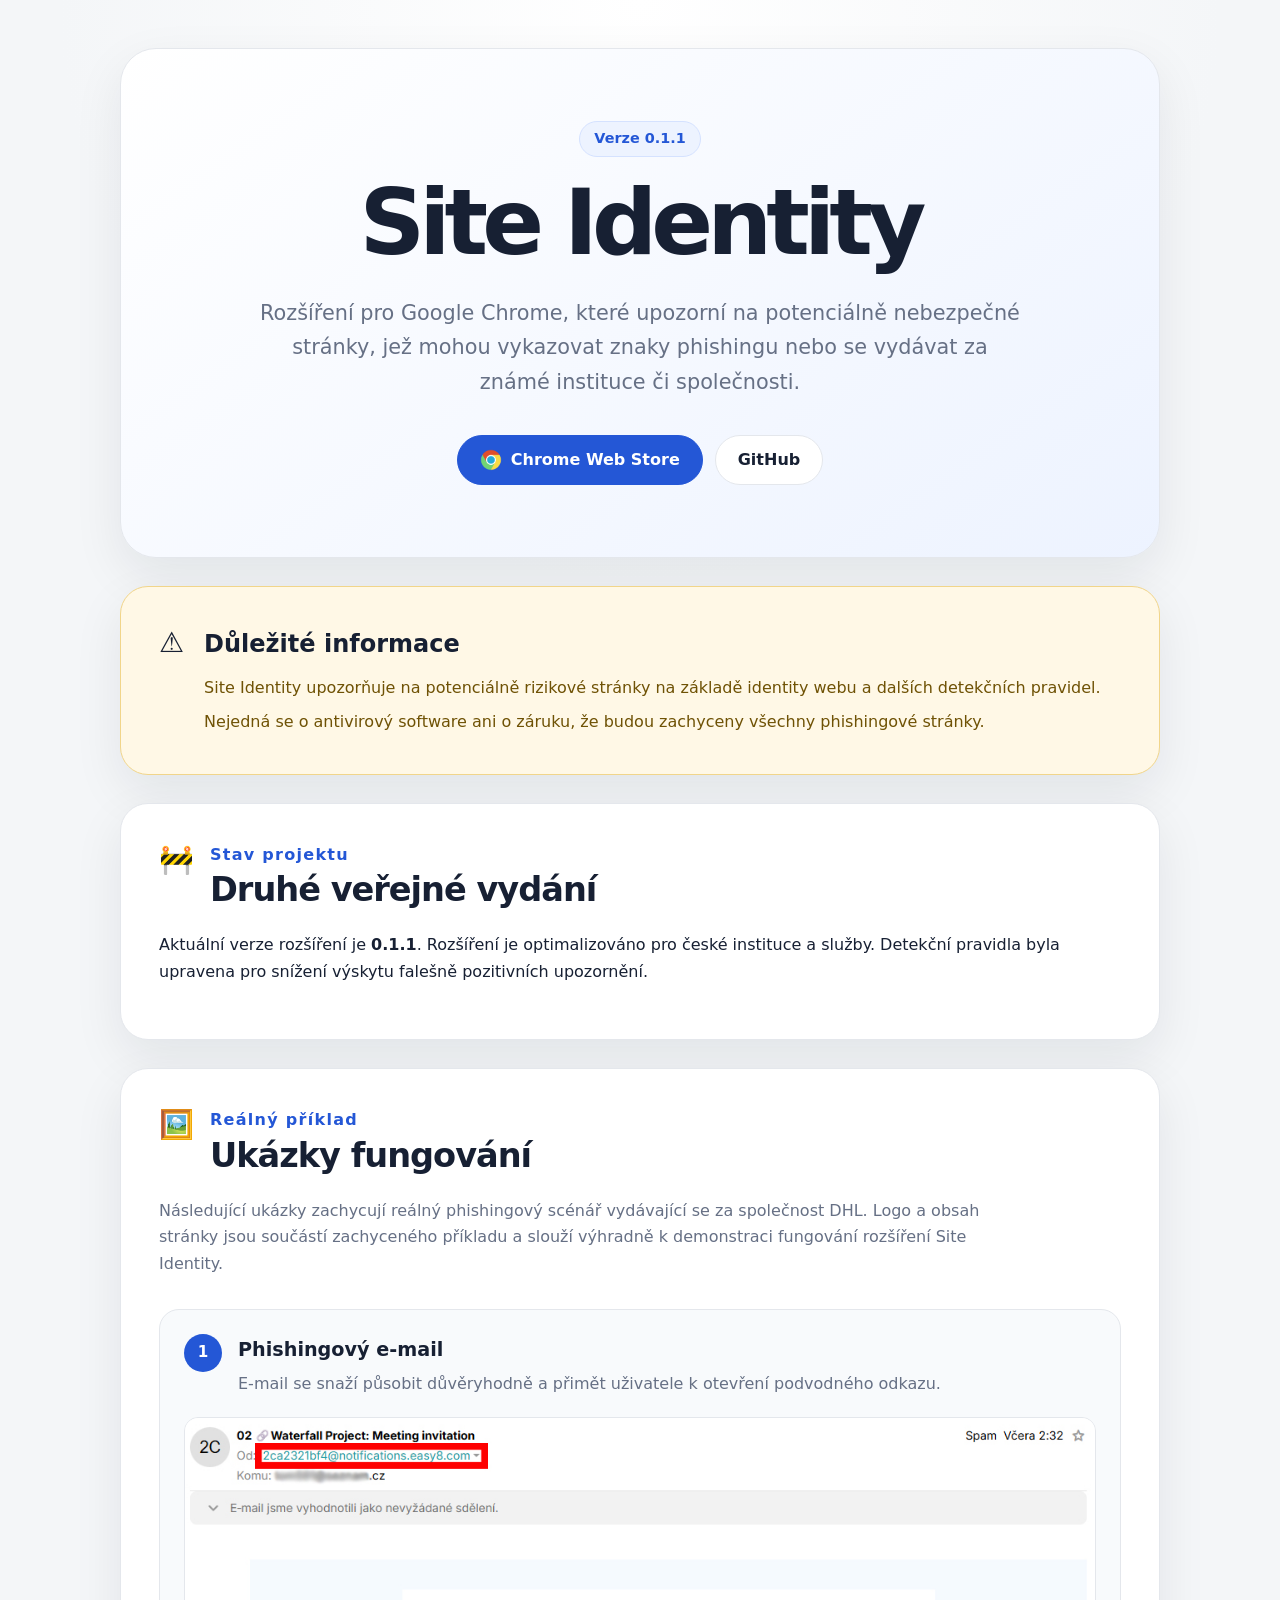
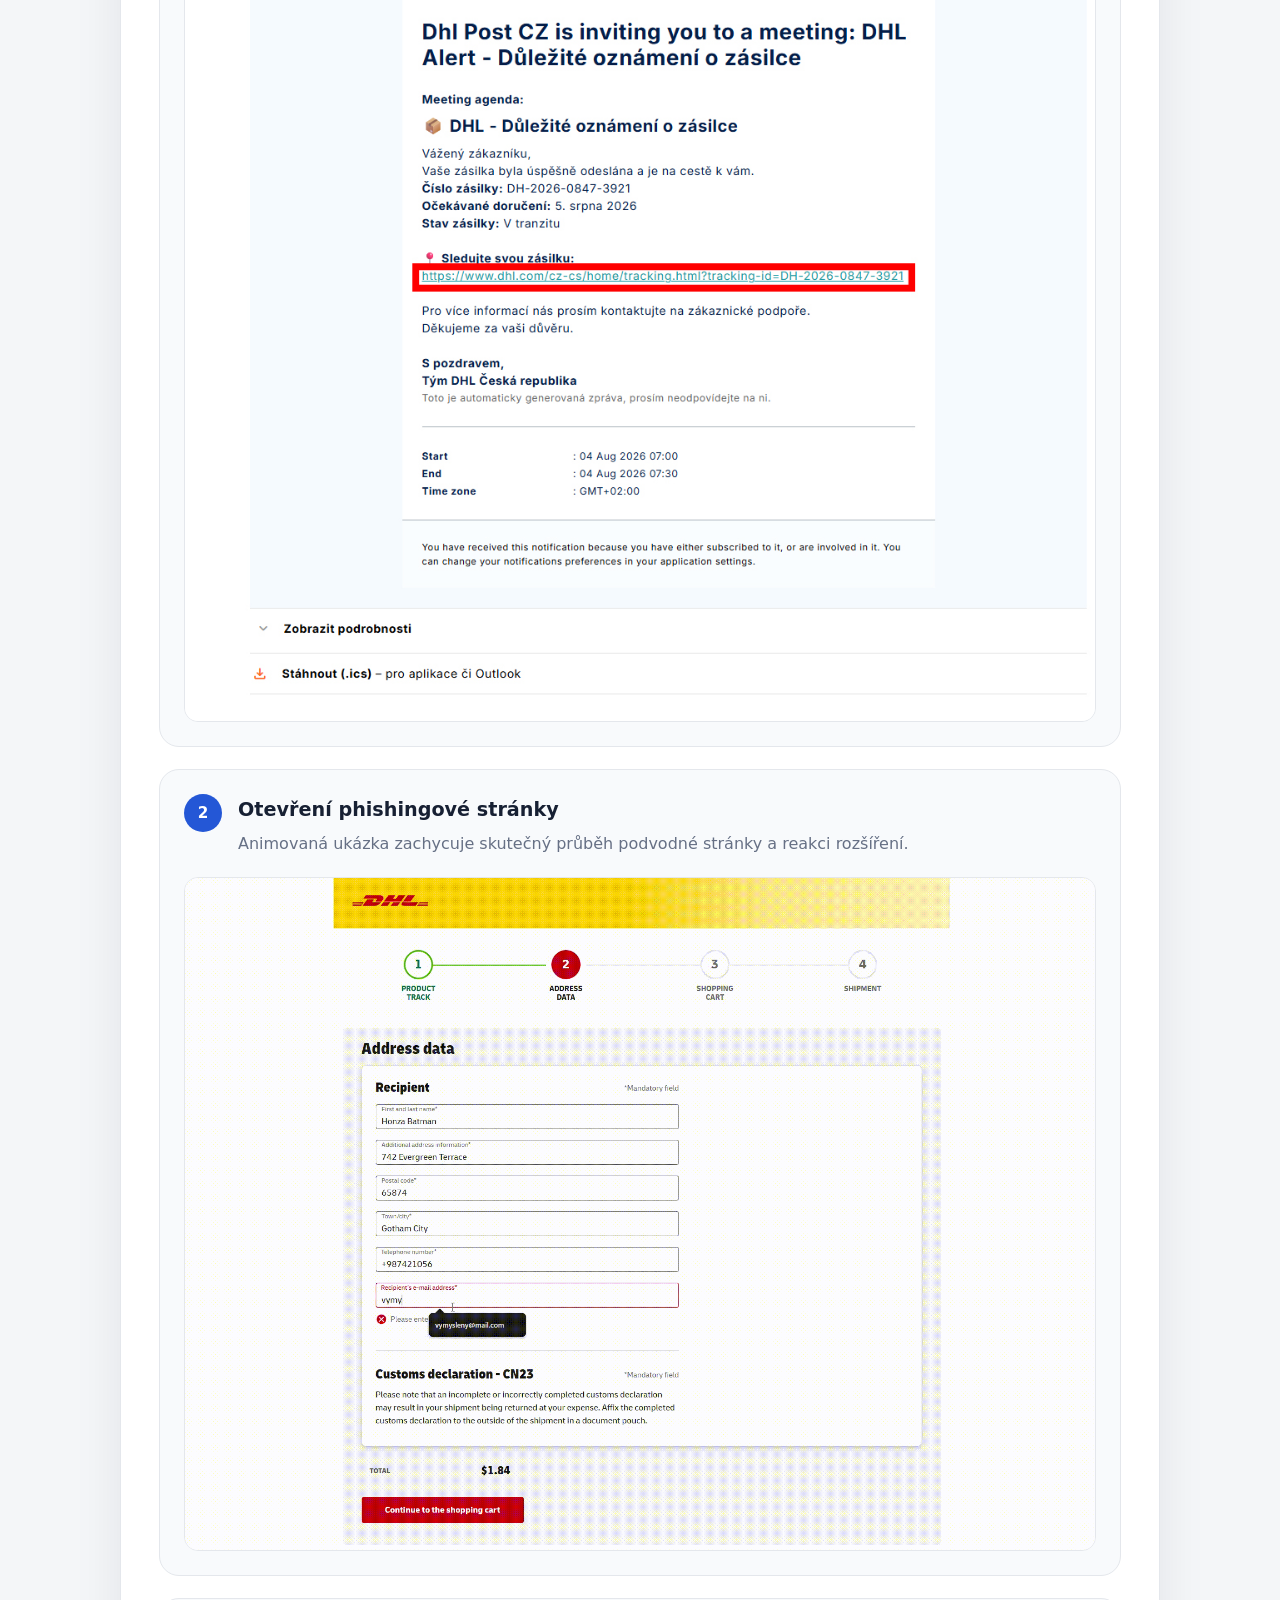
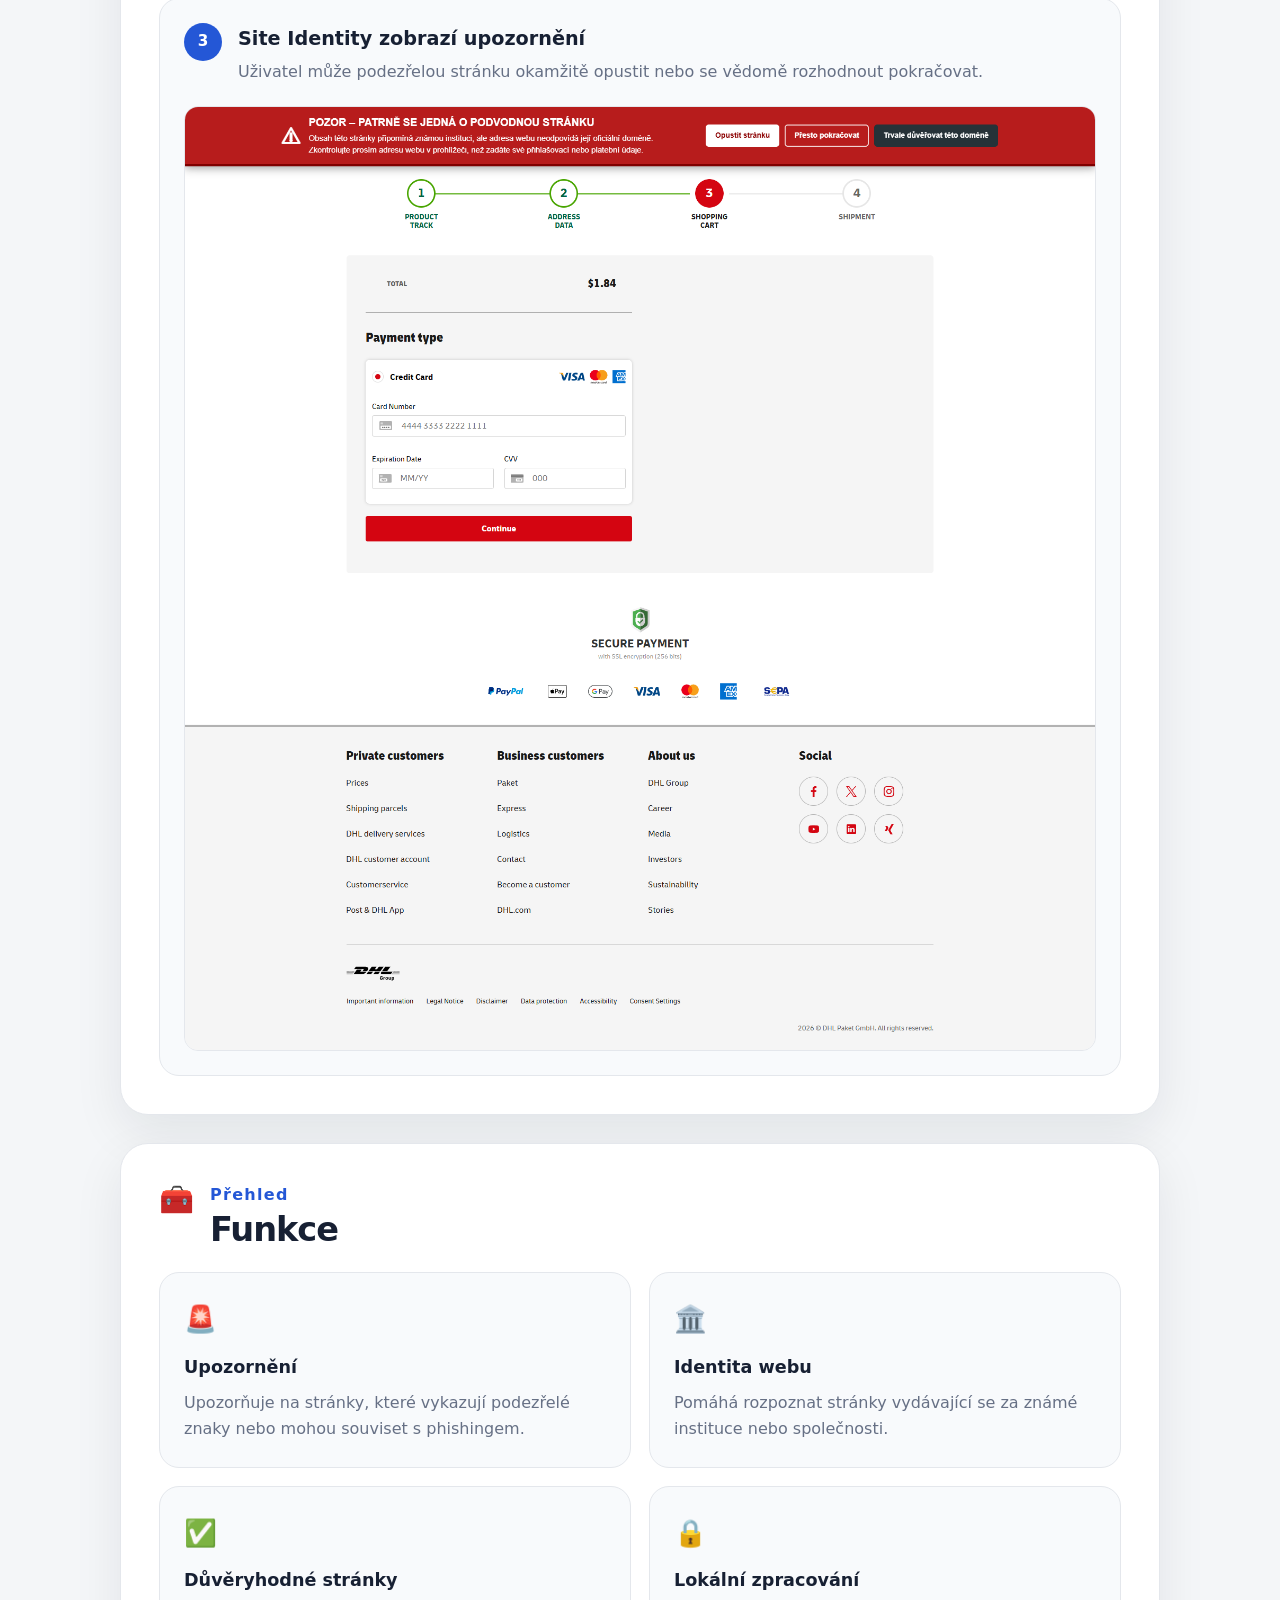
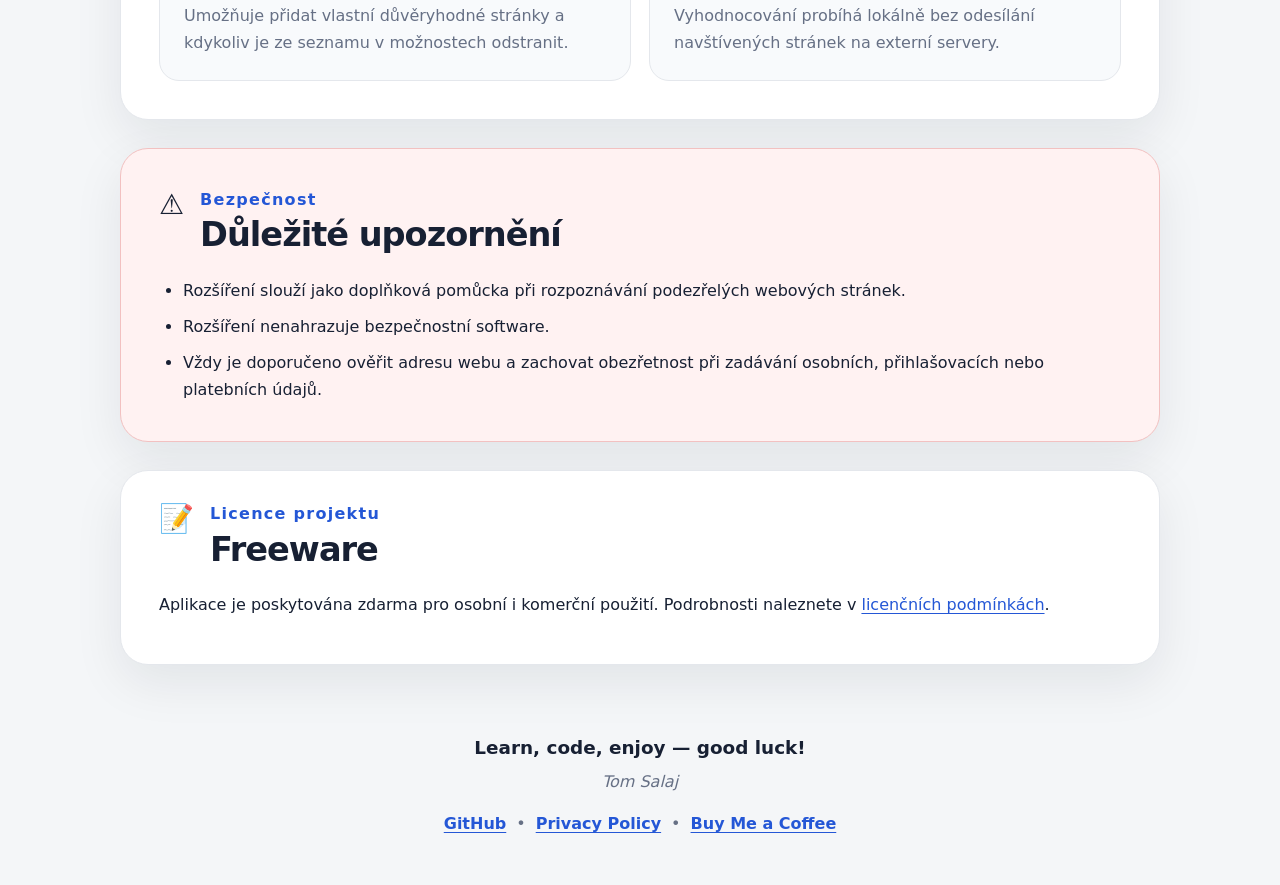
<file: docs/index.html>
<!DOCTYPE html>
<html lang="cs">
<head>
<meta charset="UTF-8">
<meta name="viewport" content="width=device-width, initial-scale=1.0" >
<meta name="description" content="Site Identity upozorňuje na potenciálně nebezpečné webové stránky, které mohou vykazovat znaky phishingu nebo se vydávat za známé instituce." >
<meta name="google-site-verification" content="HD3Lw4Ob68nkCvNUrleOzye5oAtL8HYMbpMUky3r5Ic" />
<title>Site Identity
</title>
<link rel="stylesheet" href="style.css">
</head>
<body>
<main class="page">
<!-- Úvod -->
<section class="hero">
<div class="hero-badge"> Verze 0.1.1
</div><h1>Site Identity</h1>
<p class="hero-description"> Rozšíření pro Google Chrome, které upozorní na potenciálně nebezpečné stránky, jež mohou vykazovat znaky phishingu nebo se vydávat za známé instituce či společnosti.
</p>
<div class="hero-actions">
<a class="button button-primary" href="https://chromewebstore.google.com/detail/jlnkgpeiammgcjblkjnkpnjlonjhfeog?utm_source=item-share-cb">
<img src="images/chrome.png" alt="" class="button-icon">Chrome Web Store</a>
<a class="button button-secondary" href="https://github.com/tom591/site-identity" target="_blank" rel="noopener noreferrer"> GitHub </a>
</div>
</section>
<!-- Bezpečnostní upozornění -->
<section class="card warning-card">
<div class="section-icon"> ⚠️
</div>
<div><h2>Důležité informace</h2>
<p> Site Identity upozorňuje na potenciálně rizikové stránky na základě identity webu a dalších detekčních pravidel.
</p>
<p> Nejedná se o antivirový software ani o záruku, že budou zachyceny všechny phishingové stránky.
</p>
</div>
</section>
<!-- Stav projektu -->
<section class="card">
<div class="section-heading">
<span class="section-icon">🚧
</span>
<div>
<p class="section-label">Stav projektu
</p><h2>Druhé veřejné vydání</h2>
</div>
</div>
<p>Aktuální verze rozšíření je <strong>0.1.1</strong>. Rozšíření je optimalizováno pro české instituce a služby. Detekční pravidla byla upravena pro snížení výskytu falešně pozitivních upozornění.
</p>
</section>
<!-- Ukázky -->
<section class="card">
<div class="section-heading">
<span class="section-icon">🖼️
</span>
<div>
<p class="section-label">Reálný příklad
</p><h2>Ukázky fungování</h2>
</div>
</div>
<p class="section-introduction"> Následující ukázky zachycují reálný phishingový scénář vydávající se za společnost DHL. Logo a obsah stránky jsou součástí zachyceného příkladu a slouží výhradně k demonstraci fungování rozšíření Site Identity.
</p>
<article class="media-block">
<div class="media-heading">
<span class="media-number">1
</span>
<div><h3>Phishingový e-mail</h3>
<p> E-mail se snaží působit důvěryhodně a přimět uživatele k otevření podvodného odkazu.
</p>
</div>
</div>
<img src="images/phishing-email-example.jpg" alt="Ukázka phishingového e-mailu vydávajícího se za společnost DHL" loading="lazy" >
</article>
<article class="media-block">
<div class="media-heading">
<span class="media-number">2
</span>
<div><h3>Otevření phishingové stránky</h3>
<p> Animovaná ukázka zachycuje skutečný průběh podvodné stránky a reakci rozšíření.
</p>
</div>
</div>
<img src="images/demo-phishing-detection.gif" alt="Animovaná demonstrace detekce phishingové stránky" loading="lazy" >
</article>
<article class="media-block">
<div class="media-heading">
<span class="media-number">3
</span>
<div><h3>Site Identity zobrazí upozornění</h3>
<p> Uživatel může podezřelou stránku okamžitě opustit nebo se vědomě rozhodnout pokračovat.
</p>
</div>
</div>
<img src="images/site-identity-warning.png" alt="Upozornění rozšíření Site Identity na podezřelé stránce" loading="lazy" >
</article>
</section>
<!-- Funkce -->
<section class="card">
<div class="section-heading">
<span class="section-icon">🧰
</span>
<div>
<p class="section-label">Přehled
</p><h2>Funkce</h2>
</div>
</div>
<div class="feature-grid">
<article class="feature">
<span class="feature-icon">🚨
</span><h3>Upozornění</h3>
<p> Upozorňuje na stránky, které vykazují podezřelé znaky nebo mohou souviset s phishingem.
</p>
</article>
<article class="feature">
<span class="feature-icon">🏛️
</span><h3>Identita webu</h3>
<p> Pomáhá rozpoznat stránky vydávající se za známé instituce nebo společnosti.
</p>
</article>
<article class="feature">
<span class="feature-icon">✅
</span><h3>Důvěryhodné stránky</h3>
<p> Umožňuje přidat vlastní důvěryhodné stránky a kdykoliv je ze seznamu v možnostech odstranit.
</p>
</article>
<article class="feature">
<span class="feature-icon">🔒
</span><h3>Lokální zpracování</h3>
<p> Vyhodnocování probíhá lokálně bez odesílání navštívených stránek na externí servery.
</p>
</article>
</div>
</section>
<!-- Bezpečnost -->
<section class="card important-card">
<div class="section-heading">
<span class="section-icon">⚠️
</span>
<div>
<p class="section-label">Bezpečnost
</p><h2>Důležité upozornění</h2>
</div>
</div>
<ul class="important-list">
<li> Rozšíření slouží jako doplňková pomůcka při rozpoznávání podezřelých webových stránek.
</li>
<li> Rozšíření nenahrazuje bezpečnostní software.
</li>
<li> Vždy je doporučeno ověřit adresu webu a zachovat obezřetnost při zadávání osobních, přihlašovacích nebo platebních údajů.
</li>
</ul>
</section>
<!-- Licence -->
<section class="card compact-card">
<div class="section-heading">
<span class="section-icon">📝
</span>
<div>
<p class="section-label">Licence projektu
</p><h2>Freeware</h2>
</div>
</div>
<p>
Aplikace je poskytována zdarma pro osobní i komerční použití. Podrobnosti naleznete v <a href="https://github.com/tom591/site-identity/blob/main/LICENSE" target="_blank" rel="noopener noreferrer" >licenčních podmínkách</a>.
</p>
</section>
<!-- Závěr -->
<footer class="footer">
<p class="footer-message"> <strong>Learn, code, enjoy — good luck!</strong>
</p>
<p class="footer-author"> Tom Salaj
</p>
<div class="footer-links">
<a href="https://github.com/tom591/site-identity" target="_blank" rel="noopener noreferrer">GitHub</a>
<span aria-hidden="true">•
</span>
<a href="privacy-policy.html">Privacy Policy</a>
<span aria-hidden="true">•
</span>
<a href="https://www.buymeacoffee.com/tomsalaj" target="_blank" rel="noopener noreferrer">Buy Me a Coffee</a>
</div>
</footer>
</main>
</body>
</html>
</file>
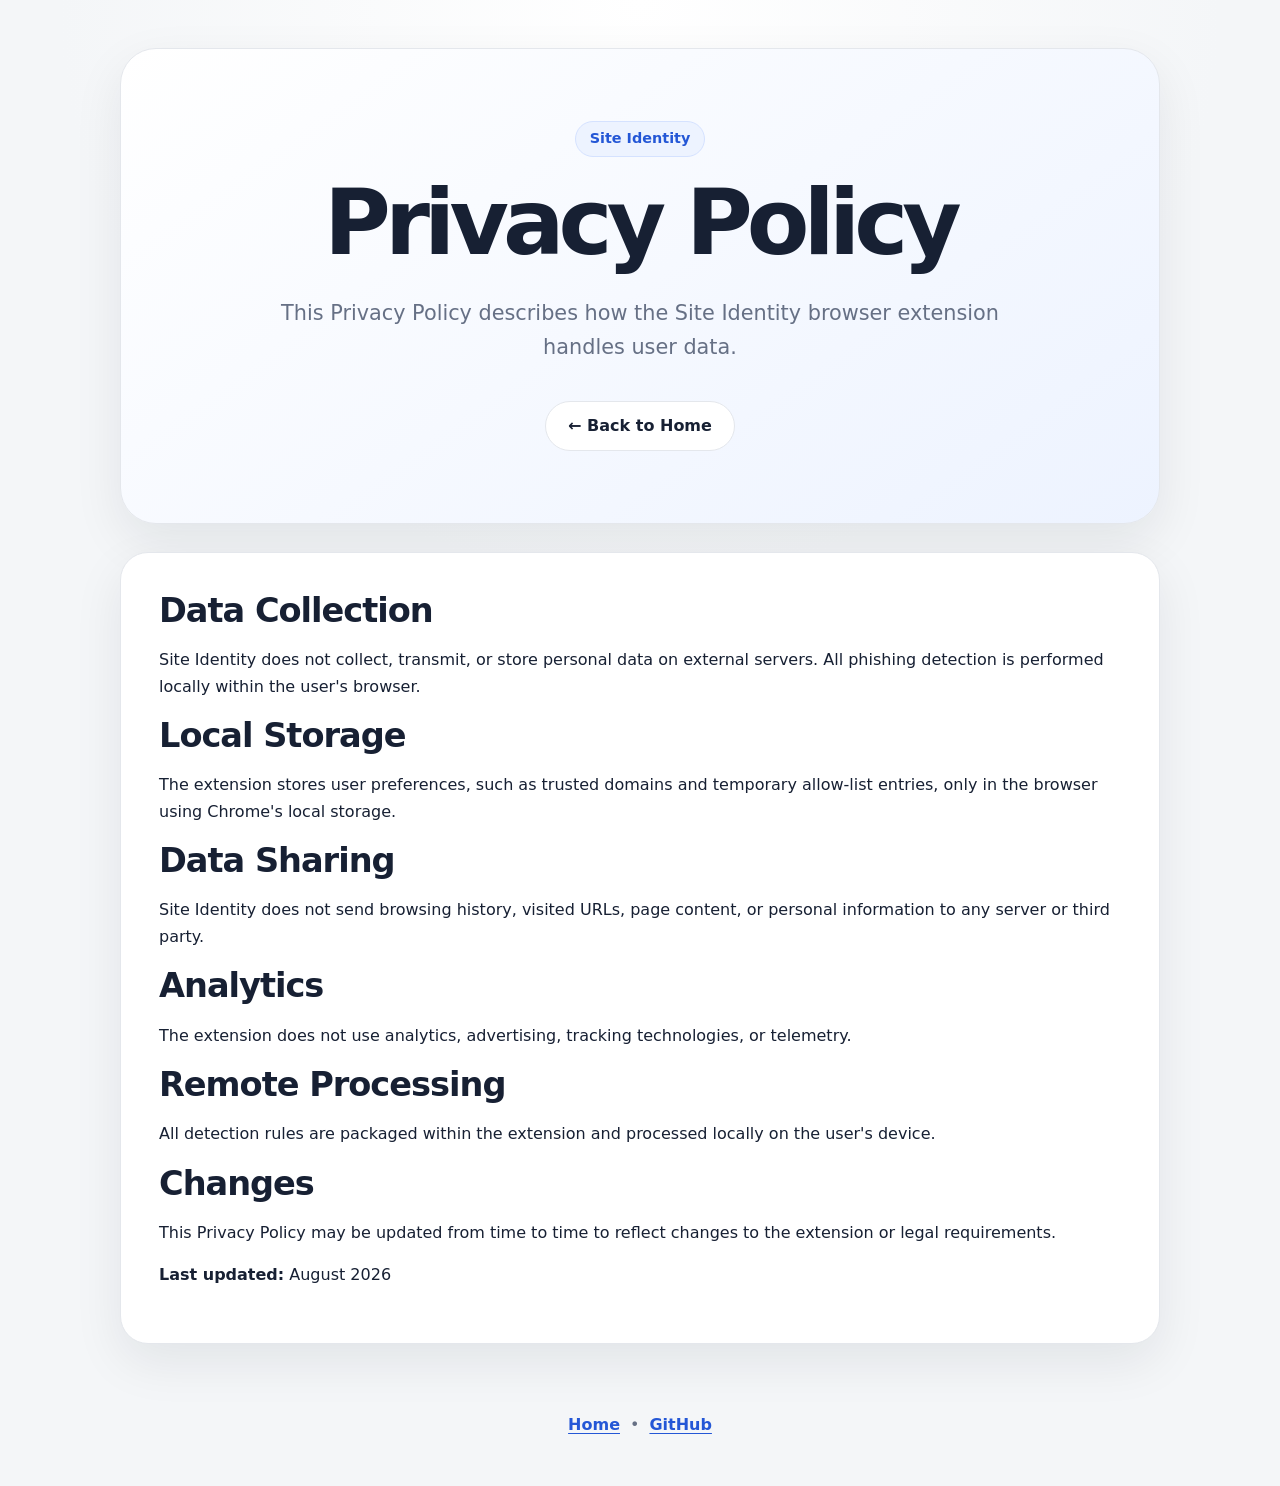
<file: docs/privacy-policy.html>
<!DOCTYPE html>
<html lang="en">
<head>
<meta charset="UTF-8">
<meta name="viewport" content="width=device-width, initial-scale=1.0">
<meta name="description" content="Privacy Policy for the Site Identity Google Chrome extension.">
<meta name="google-site-verification" content="HD3Lw4Ob68nkCvNUrleOzye5oAtL8HYMbpMUky3r5Ic" />
<title>Privacy Policy - Site Identity
</title>
<link rel="stylesheet" href="style.css">
</head>
<body>
<main class="page">
<section class="hero hero-small">
<div class="hero-badge">Site Identity
</div><h1>Privacy Policy</h1>
<p class="hero-description"> This Privacy Policy describes how the Site Identity browser extension handles user data.
</p>
<div class="hero-actions">
<a class="button button-secondary" href="index.html"> ← Back to Home</a>
</div>
</section>
<section class="card"><h2>Data Collection</h2>
<p> Site Identity does not collect, transmit, or store personal data on external servers. All phishing detection is performed locally within the user's browser.
</p><h2>Local Storage</h2>
<p> The extension stores user preferences, such as trusted domains and temporary allow-list entries, only in the browser using Chrome's local storage.
</p><h2>Data Sharing</h2>
<p> Site Identity does not send browsing history, visited URLs, page content, or personal information to any server or third party.
</p><h2>Analytics</h2>
<p> The extension does not use analytics, advertising, tracking technologies, or telemetry.
</p><h2>Remote Processing</h2>
<p> All detection rules are packaged within the extension and processed locally on the user's device.
</p><h2>Changes</h2>
<p> This Privacy Policy may be updated from time to time to reflect changes to the extension or legal requirements.
</p>
<p><strong>Last updated:</strong> August 2026
</p>
</section>
<footer class="footer">
<div class="footer-links">
<a href="index.html">Home</a>
<span aria-hidden="true">•
</span>
<a href="https://github.com/tom591/site-identity" target="_blank" rel="noopener noreferrer">GitHub</a>
</div>
</footer>
</main>
</body>
</html>
</file>
<file: docs/style.css>
:root {
	--background: #f4f6f8;
	--surface: #ffffff;
	--surface-soft: #f8fafc;
	--text: #172033;
	--text-muted: #667085;
	--border: #e4e7ec;
	--primary: #2457d6;
	--primary-hover: #1946bb;
	--primary-soft: #edf3ff;
	--warning: #9a6700;
	--warning-background: #fff8e6;
	--warning-border: #f1d58a;
	--danger-background: #fff2f2;
	--danger-border: #f2c1c1;
	--radius-large: 28px;
	--radius-medium: 20px;
	--radius-small: 14px;
	--shadow:    0 18px 50px rgba(16, 24, 40, 0.08);
	--content-width: 1040px;
}
* {
	box-sizing: border-box;
}
html {
	scroll-behavior: smooth;
}
body {
	margin: 0;
	min-width: 320px;
	font-family:    Inter,    system-ui,    -apple-system,    BlinkMacSystemFont,    "Segoe UI",    sans-serif;
	color: var(--text);
background:    radial-gradient(      circle at top,
	#ffffff 0,      var(--background) 580px    );
	line-height: 1.65;
}
img {
	display: block;
	max-width: 100%;
}
a {
	color: var(--primary);
	text-decoration-thickness: 1px;
	text-underline-offset: 3px;
}
a:hover {
	color: var(--primary-hover);
}
.page {
	width: min(    calc(100% - 32px),    var(--content-width)  );
	margin: 0 auto;
	padding: 48px 0 32px;
}
/* Hero */
.hero {
	padding: 72px 56px;
	margin-bottom: 28px;
	text-align: center;
background:    linear-gradient(      145deg,
#ffffff,
	#edf3ff    );
	border: 1px solid var(--border);
	border-radius: 36px;
	box-shadow: var(--shadow);
}
.hero-badge {
	display: inline-flex;
	align-items: center;
	min-height: 34px;
	padding: 5px 14px;
	margin-bottom: 20px;
	color: var(--primary);
	background: var(--primary-soft);
	border: 1px solid #d5e2ff;
	border-radius: 999px;
	font-size: 0.9rem;
	font-weight: 700;
}
.hero h1 {
	margin: 0;
	font-size: clamp(3rem, 8vw, 5.7rem);
	line-height: 1;
	letter-spacing: -0.065em;
}
.hero-description {
	max-width: 760px;
	margin: 28px auto 0;
	color: var(--text-muted);
	font-size: clamp(1.05rem, 2.5vw, 1.3rem);
}
.hero-actions {
	display: flex;
	flex-wrap: wrap;
	justify-content: center;
	gap: 12px;
	margin-top: 36px;
}
.button {
	display: inline-flex;
	align-items: center;
	justify-content: center;
	min-height: 48px;
	padding: 11px 22px;
	border-radius: 999px;
	font-weight: 750;
	text-decoration: none;
	transition:    transform 150ms ease,    background-color 150ms ease,    border-color 150ms ease;
}
.button:hover {
	transform: translateY(-2px);
}
.button-primary {
	color: #ffffff;
	background: var(--primary);
	border: 1px solid var(--primary);
}
.button-primary:hover {
	color: #ffffff;
	background: var(--primary-hover);
}
.button-secondary {
	color: var(--text);
	background: #ffffff;
	border: 1px solid var(--border);
}
.button-secondary:hover {
	color: var(--text);
	border-color: #bbc4d1;
}
.button-disabled {
	pointer-events: none;
	opacity: 0.65;
}
/* Karty */
.card {
	padding: 38px;
	margin-bottom: 28px;
	background: var(--surface);
	border: 1px solid var(--border);
	border-radius: var(--radius-large);
	box-shadow: var(--shadow);
}
.compact-card {
	padding-top: 30px;
	padding-bottom: 30px;
}
.warning-card {
	display: flex;
	gap: 20px;
	background: var(--warning-background);
	border-color: var(--warning-border);
}
.warning-card h2 {
	margin-top: 0;
	margin-bottom: 10px;
}
.warning-card p {
	margin-top: 8px;
	margin-bottom: 0;
	color: #6f5205;
}
.important-card {
	background: var(--danger-background);
	border-color: var(--danger-border);
}
.section-heading {
	display: flex;
	align-items: flex-start;
	gap: 16px;
	margin-bottom: 22px;
}
.section-icon {
	flex: 0 0 auto;
	font-size: 1.75rem;
	line-height: 1.3;
}
.section-label {
	margin: 0 0 2px;
	color: var(--primary);
	font-size: 1.00rem;
	font-weight: 700;
	letter-spacing: 0.08em;
}
.section-heading h2, .card > h2 {
	margin: 0;
	font-size: clamp(1.6rem, 4vw, 2.1rem);
	line-height: 1.2;
	letter-spacing: -0.03em;
}
.section-introduction {
	max-width: 850px;
	margin-top: 0;
	margin-bottom: 32px;
	color: var(--text-muted);
}
/* Ukázky */
.media-block {
	padding: 24px;
	margin-top: 22px;
	background: var(--surface-soft);
	border: 1px solid var(--border);
	border-radius: var(--radius-medium);
}
.media-heading {
	display: flex;
	gap: 16px;
	margin-bottom: 20px;
}
.media-number {
	display: inline-flex;
	align-items: center;
	justify-content: center;
	flex: 0 0 38px;
	width: 38px;
	height: 38px;
	color: #ffffff;
	background: var(--primary);
	border-radius: 50%;
	font-size: 0.95rem;
	font-weight: 800;
}
.media-heading h3 {
	margin: 0 0 5px;
	font-size: 1.2rem;
}
.media-heading p {
	margin: 0;
	color: var(--text-muted);
}
.media-block img {
	width: 100%;
	background: #ffffff;
	border: 1px solid var(--border);
	border-radius: var(--radius-small);
}
/* Funkce */
.feature-grid {
	display: grid;
	grid-template-columns: repeat(2, minmax(0, 1fr));
	gap: 18px;
}
.feature {
	padding: 24px;
	background: var(--surface-soft);
	border: 1px solid var(--border);
	border-radius: var(--radius-medium);
}
.feature-icon {
	display: block;
	margin-bottom: 12px;
	font-size: 1.65rem;
}
.feature h3 {
	margin: 0 0 8px;
	font-size: 1.1rem;
}
.feature p {
	margin: 0;
	color: var(--text-muted);
}
/* Upozornìní */
.important-list {
	padding-left: 24px;
	margin-top: 0;
	margin-bottom: 0;
}
.important-list li + li {
	margin-top: 10px;
}
/* Patièka */
.footer {
	padding: 40px 20px 16px;
	text-align: center;
}
.footer-message {
	margin: 0;
	font-size: 1.15rem;
}
.footer-author {
	margin: 5px 0 16px;
	color: var(--text-muted);
	font-style: italic;
}
.footer-links {
	display: flex;
	flex-wrap: wrap;
	justify-content: center;
	gap: 10px;
	color: var(--text-muted);
}
.footer-links a {
	font-weight: 650;
}
.button-icon {
    width: 22px;
    height: 22px;
    margin-right: 9px;
    flex: 0 0 auto;
}
/* Responzivita */
@media (max-width: 720px) {
.page {
	width: min(      calc(100% - 20px),      var(--content-width)    );
	padding-top: 18px;
}
.hero {
	padding: 52px 24px;
	border-radius: 26px;
}
.hero h1 {
	font-size: clamp(2.8rem, 15vw, 4rem);
}
.hero-actions {
	flex-direction: column;
}
.button {
	width: 100%;
}
.card {
	padding: 26px 20px;
	border-radius: 22px;
}
.warning-card {
	display: block;
}
.warning-card .section-icon {
	display: block;
	margin-bottom: 12px;
}
.feature-grid {
	grid-template-columns: 1fr;
}
.media-block {
	padding: 16px;
}
.media-heading {
	align-items: flex-start;
}
}
</file>
